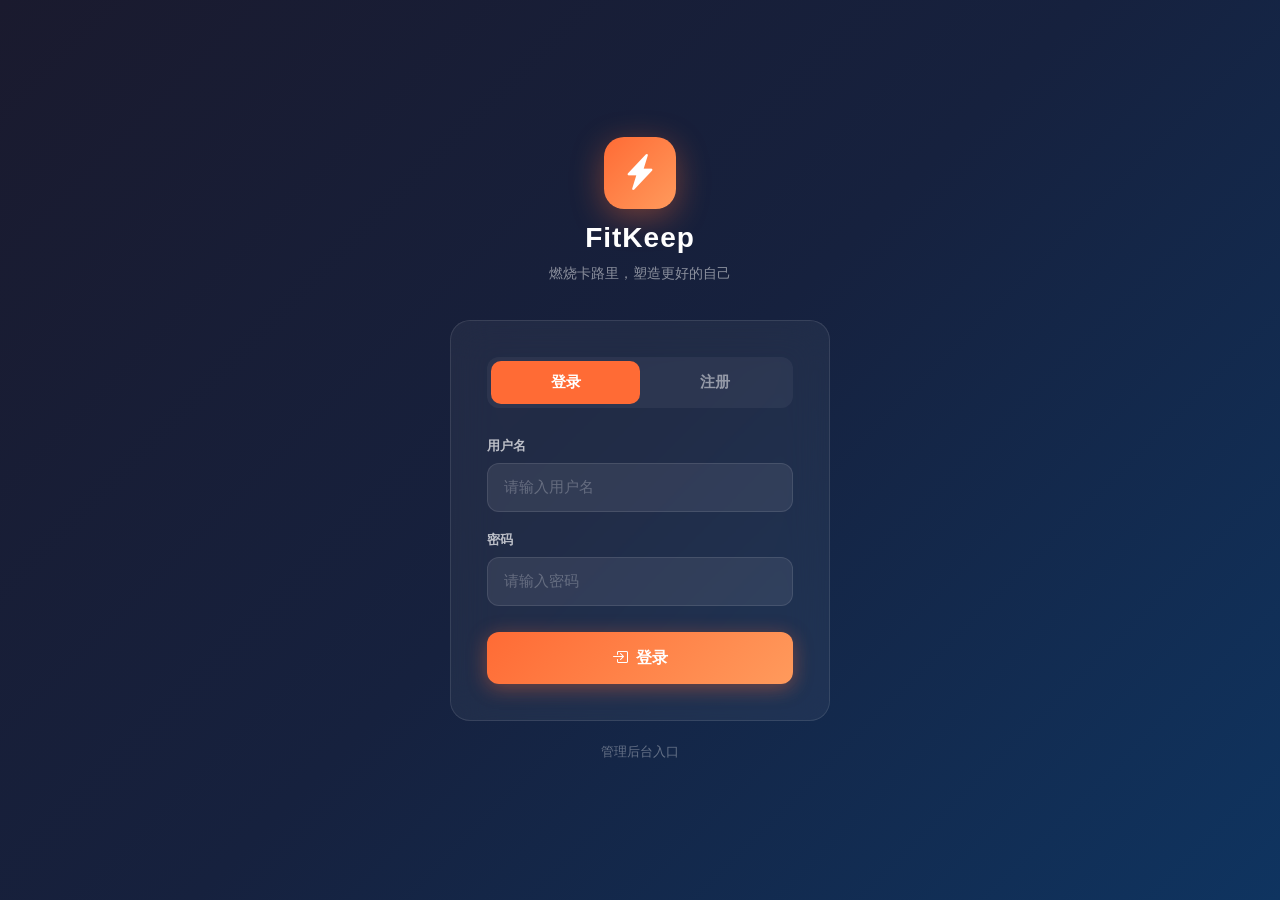
<file: server/src/main/resources/static/user/community.html>
<!DOCTYPE html>
<html lang="zh-CN">
<head>
<meta charset="UTF-8">
<meta name="viewport" content="width=device-width, initial-scale=1.0">
<title>FitKeep - 社区交流</title>
<link rel="stylesheet" href="./css/bootstrap.min.css">
<link rel="stylesheet" href="./css/bootstrap-icons.css">
<style>
  :root { --primary:#FF6B35; --secondary:#2EC4B6; --dark:#1A1A2E; --bg:#F8F9FA; --card-bg: #FFFFFF; }
  * { margin:0; padding:0; box-sizing:border-box; }
  body { font-family:'Inter','PingFang SC','Microsoft YaHei',sans-serif; background:var(--bg); color: var(--dark); line-height: 1.6; }
  
  .page-container { max-width: 1100px; margin: 0 auto; padding: 0 20px; }

  .topbar {
    background: var(--dark); padding: 15px 0; position: sticky; top: 0; z-index: 1000;
    box-shadow: 0 2px 10px rgba(0,0,0,0.1);
  }
  .topbar .content { display: flex; justify-content: space-between; align-items: center; }
  .topbar .brand { color:white; font-size:24px; font-weight:900; display:flex; align-items:center; gap:10px; text-decoration: none; }
  .topbar .brand i { color:var(--primary); }
  
  .top-nav { display: flex; gap: 30px; }
  .top-nav a { color: rgba(255,255,255,0.8); text-decoration: none; font-weight: 600; font-size: 15px; transition: 0.3s; }
  .top-nav a:hover, .top-nav a.active { color: var(--primary); }

  .avatar-circle {
    width:40px; height:40px; background:linear-gradient(135deg,var(--primary),#FF9A5C);
    border-radius:50%; display:flex; align-items:center; justify-content:center;
    color:white; font-size:16px; font-weight:700; cursor:pointer;
  }

  .community-header { background: white; padding: 40px 0; border-bottom: 1px solid #eee; margin-bottom: 30px; }
  .community-header h1 { font-size: 32px; font-weight: 900; margin-bottom: 10px; }
  .community-header p { color: #666; font-size: 16px; }

  .layout-grid { display: grid; grid-template-columns: 2fr 1fr; gap: 30px; }

  .post-card { 
    background: white; border-radius: 20px; padding: 25px; margin-bottom: 20px;
    box-shadow: 0 4px 15px rgba(0,0,0,0.05); transition: 0.3s;
  }
  .post-header { display: flex; align-items: center; gap: 15px; margin-bottom: 15px; }
  .post-avatar {
    width: 45px; height: 45px; border-radius: 12px;
    background: linear-gradient(135deg, var(--secondary), #20A69E);
    display: flex; align-items: center; justify-content: center;
    color: white; font-size: 18px; font-weight: 700;
  }
  .post-user-info h4 { font-size: 16px; font-weight: 700; margin: 0; }
  .post-user-info span { font-size: 12px; color: #999; }

  .post-content { font-size: 15px; color: #444; margin-bottom: 20px; white-space: pre-wrap; }
  
  .post-actions { display: flex; gap: 20px; border-top: 1px solid #f0f0f0; padding-top: 15px; }
  .act-btn { 
    display: flex; align-items: center; gap: 6px; font-size: 14px; color: #888; 
    cursor: pointer; background: none; border: none; transition: 0.3s;
  }
  .act-btn:hover { color: var(--primary); }
  .act-btn i { font-size: 18px; }

  .sidebar-box { 
    background: white; border-radius: 20px; padding: 25px; margin-bottom: 20px;
    box-shadow: 0 4px 15px rgba(0,0,0,0.05); 
  }
  .sidebar-box h3 { font-size: 18px; font-weight: 800; margin-bottom: 20px; display: flex; align-items: center; gap: 10px; }
  .sidebar-box h3 i { color: var(--primary); }

  .btn-publish {
    width: 100%; padding: 15px; background: var(--primary); color: white;
    border: none; border-radius: 12px; font-weight: 800; font-size: 16px;
    cursor: pointer; box-shadow: 0 4px 15px rgba(255,107,53,0.3); transition: 0.3s;
    margin-bottom: 20px;
  }
  .btn-publish:hover { transform: translateY(-2px); box-shadow: 0 6px 20px rgba(255,107,53,0.4); }

  /* Post Modal */
  .modal-overlay { 
    position: fixed; inset: 0; background: rgba(0,0,0,0.6); z-index: 2000;
    display: none; align-items: center; justify-content: center; backdrop-filter: blur(4px);
  }
  .modal-overlay.show { display: flex; }
  .modal-content { 
    background: white; width: 100%; max-width: 500px; border-radius: 24px; padding: 30px;
    box-shadow: 0 20px 50px rgba(0,0,0,0.2);
  }
  .modal-content h2 { font-size: 22px; font-weight: 900; margin-bottom: 20px; }
  .post-textarea {
    width: 100%; height: 150px; padding: 15px; border: 2px solid #eee;
    border-radius: 12px; font-family: inherit; font-size: 15px; outline: none;
    margin-bottom: 20px; transition: 0.3s; resize: none;
  }
  .post-textarea:focus { border-color: var(--primary); }
  .modal-btns { display: flex; gap: 15px; }
  .btn-cancel { flex: 1; padding: 12px; border: 2px solid #eee; background: none; border-radius: 12px; font-weight: 700; cursor: pointer; }
  .btn-submit { flex: 2; padding: 12px; background: var(--primary); color: white; border: none; border-radius: 12px; font-weight: 700; cursor: pointer; }

  @media (max-width: 768px) {
    .layout-grid { grid-template-columns: 1fr; }
    .sidebar { order: -1; }
    .top-nav { display: none; }
  }
</style>
</head>
<body>

<div class="topbar">
  <div class="page-container content">
    <a href="index.html" class="brand"><i class="bi bi-lightning-charge-fill"></i> FitKeep</a>
    <div class="top-nav">
      <a href="index.html">首页</a>
      <a href="courses.html">课程</a>
      <a href="checkin.html">打卡</a>
      <a href="community.html" class="active">社区</a>
      <a href="pomodoro.html">番茄钟</a>
    </div>
    <div class="avatar-circle" id="avatarEl" onclick="location.href='profile.html'">U</div>
  </div>
</div>

<div class="community-header">
  <div class="page-container">
    <h1>活力社区</h1>
    <p>分享你的训练心得，发现更多运动灵感</p>
  </div>
</div>

<div class="page-container">
  <div class="layout-grid">
    <div class="main-content" id="postList">
      <!-- Posts render here -->
    </div>

    <div class="sidebar">
      <button class="btn-publish" onclick="showModal()"><i class="bi bi-plus-lg"></i> 发布动态</button>
      <div class="sidebar-box">
        <h3><i class="bi bi-megaphone"></i> 社区公告</h3>
        <p style="font-size: 14px; color: #666;">欢迎来到 FitKeep 社区！请文明交流，共同进步。</p>
      </div>
      <div class="sidebar-box">
        <h3><i class="bi bi-graph-up"></i> 热门话题</h3>
        <ul style="list-style: none; font-size: 14px;">
          <li style="margin-bottom: 10px; color: var(--primary); cursor: pointer;"># 21天打卡挑战</li>
          <li style="margin-bottom: 10px; color: var(--primary); cursor: pointer;"># 我的减脂食谱</li>
          <li style="color: var(--primary); cursor: pointer;"># 番茄钟学习法</li>
        </ul>
      </div>
    </div>
  </div>
</div>

<div class="modal-overlay" id="postModal">
  <div class="modal-content">
    <h2>分享动态</h2>
    <textarea class="post-textarea" id="postContent" placeholder="说点什么吧..."></textarea>
    <div class="modal-btns">
      <button class="btn-cancel" onclick="hideModal()">取消</button>
      <button class="btn-submit" onclick="submitPost()">发布</button>
    </div>
  </div>
</div>

<script>
  const token = localStorage.getItem('token');
  const nickname = localStorage.getItem('nickname') || 'U';
  if (!token) window.location.href = 'login.html';

  document.getElementById('avatarEl').textContent = nickname.charAt(0).toUpperCase();

  async function api(url, opts={}) {
    const res = await fetch(url, {
      headers: { 'Authorization': 'Bearer ' + token, 'Content-Type': 'application/json' },
      ...opts
    });
    return res.json();
  }

  async function loadPosts() {
    try {
      const data = await api('/api/community/posts');
      if (data.code !== 200) return;
      const el = document.getElementById('postList');
      el.innerHTML = data.data.map(p => `
        <div class="post-card">
          <div class="post-header">
            <div class="post-avatar">${(p.username || '?').charAt(0).toUpperCase()}</div>
            <div class="post-user-info">
              <h4>${p.username || '匿名用户'}</h4>
              <span>${new Date(p.createTime).toLocaleString()}</span>
            </div>
          </div>
          <div class="post-content">${p.content}</div>
          <div class="post-actions">
            <button class="act-btn" onclick="likePost(${p.id})"><i class="bi bi-heart"></i> ${p.likeCount || 0}</button>
          </div>
        </div>
      `).join('');
    } catch (e) {
      console.error(e);
    }
  }

  function showModal() { document.getElementById('postModal').classList.add('show'); }
  function hideModal() { document.getElementById('postModal').classList.remove('show'); }

  async function submitPost() {
    const content = document.getElementById('postContent').value.trim();
    if (!content) return alert('请输入内容');
    try {
      const res = await api('/api/community/post', {
        method: 'POST',
        body: JSON.stringify({ content, title: '', imageUrl: '' })
      });
      if (res.code === 200) {
        document.getElementById('postContent').value = '';
        hideModal();
        loadPosts();
      } else {
        alert(res.msg || '发布失败');
      }
    } catch (e) { alert('发布失败'); }
  }

  async function likePost(id) {
    try {
      const res = await api('/api/community/post/' + id + '/like', { method: 'POST' });
      if (res.code === 200) loadPosts();
    } catch (e) {}
  }

  loadPosts();
</script>
</body>
</html>
</file>
